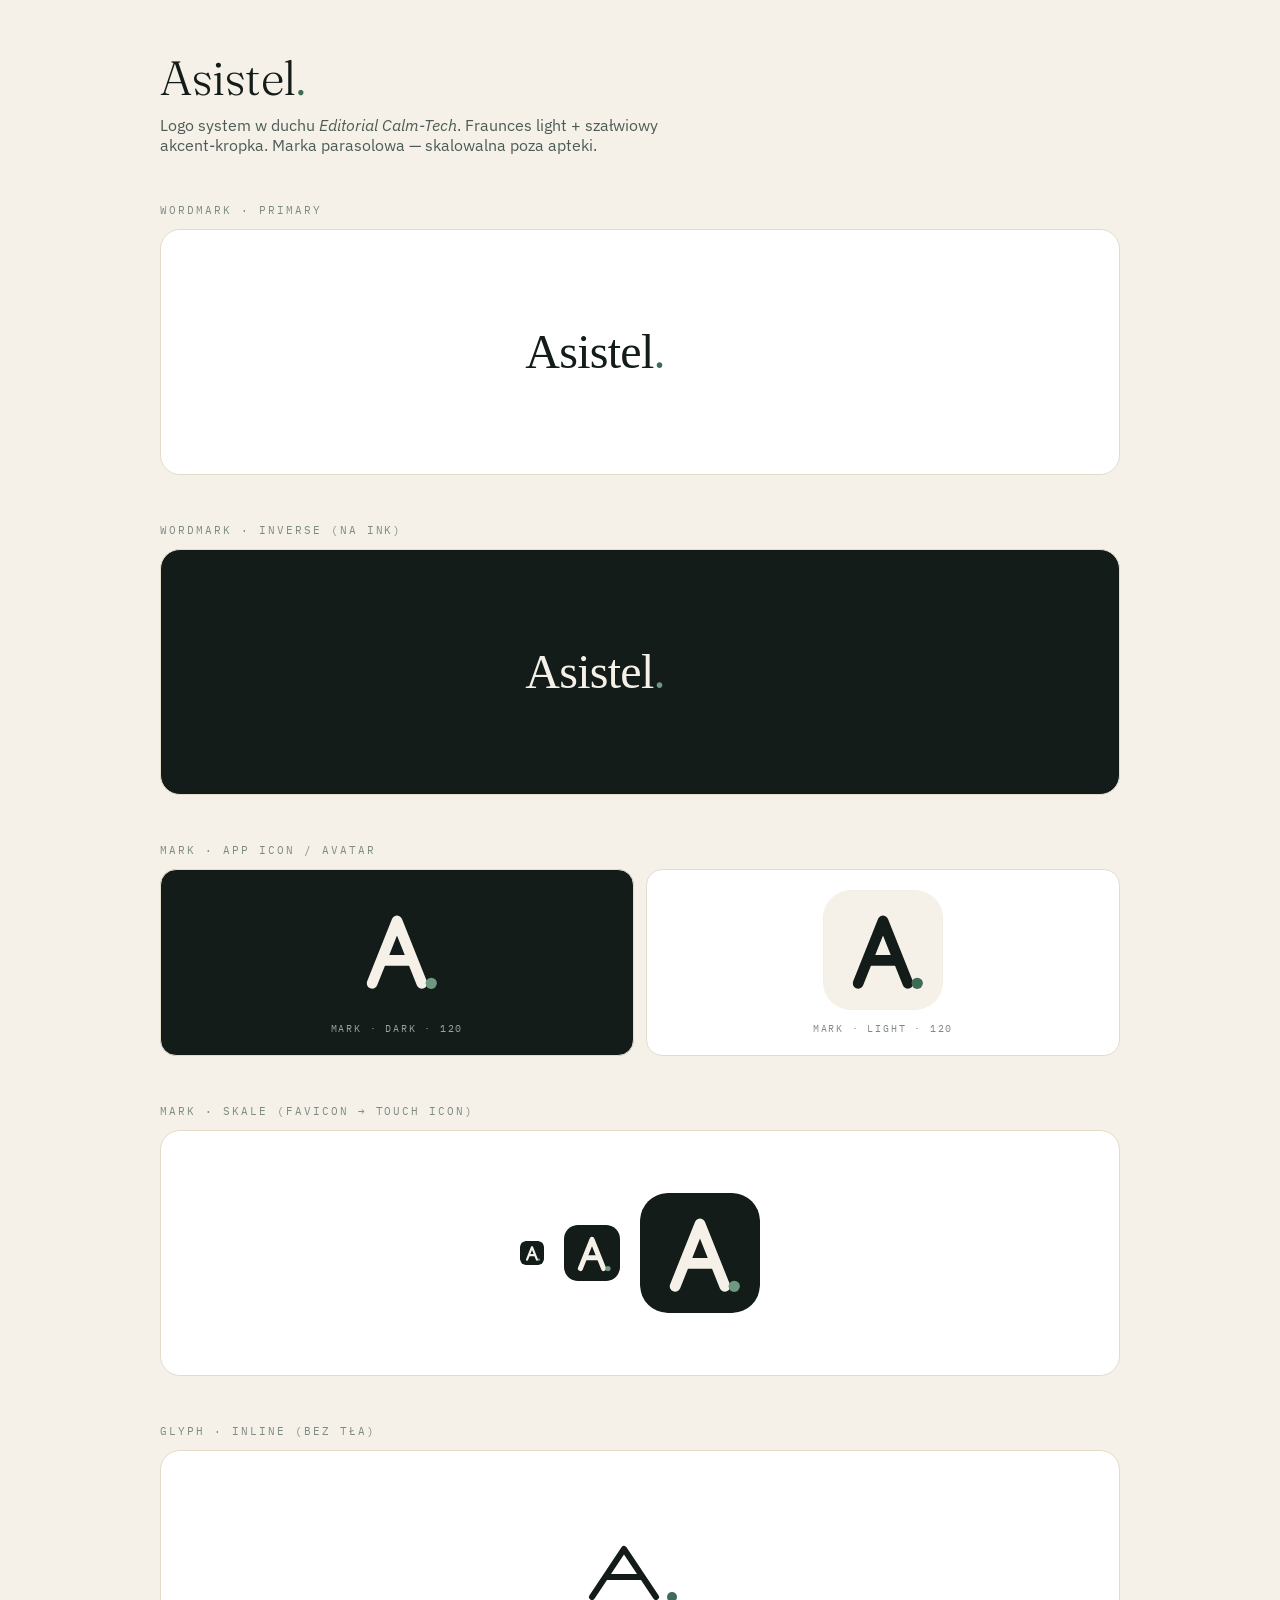
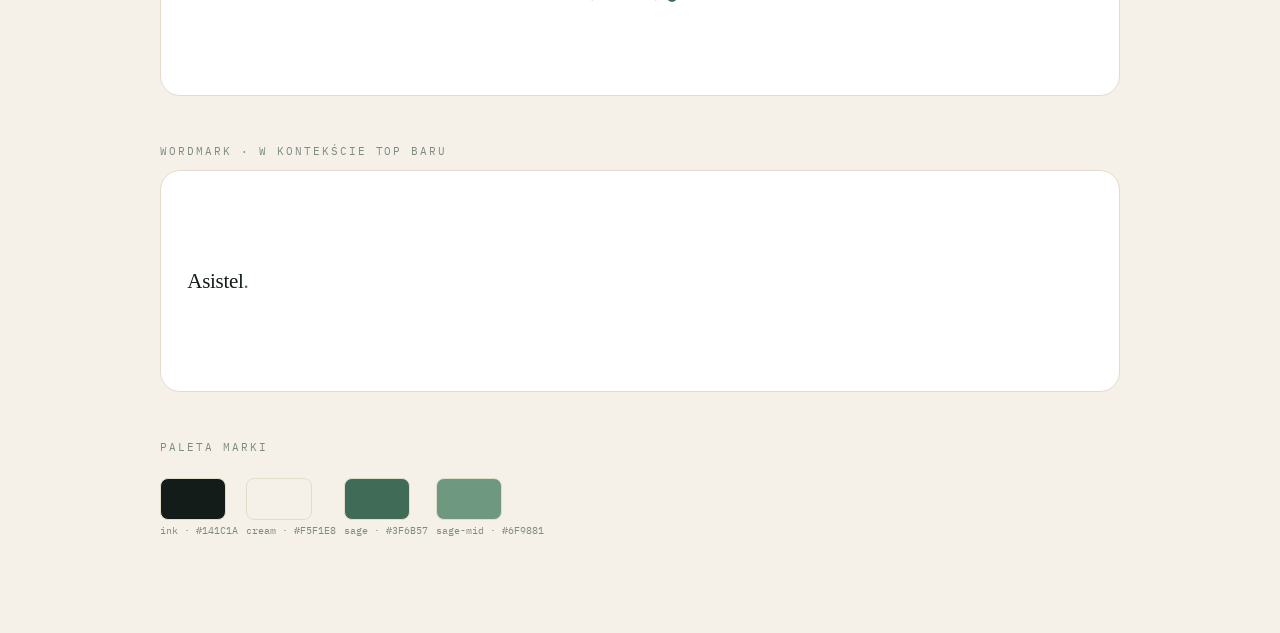
<file: brand/preview.html>
<!doctype html>
<html lang="pl">
<head>
<meta charset="utf-8"/>
<title>Asistel — logo preview</title>
<link rel="preconnect" href="https://fonts.googleapis.com">
<link rel="preconnect" href="https://fonts.gstatic.com" crossorigin>
<link href="https://fonts.googleapis.com/css2?family=Fraunces:opsz,wght@9..144,300;9..144,400&family=IBM+Plex+Mono:wght@400&family=IBM+Plex+Sans:wght@400;500&display=swap" rel="stylesheet">
<style>
  :root{
    --bg:#F5F1E8; --bg-card:#fff; --bg-soft:#EFE9DA;
    --ink:#141C1A; --ink-soft:#4C5C55; --ink-muted:#7E8A84;
    --line:#E4DCCB; --sage:#3F6B57; --sage-mid:#6F9881;
  }
  html,body{margin:0;background:var(--bg);color:var(--ink);font-family:'IBM Plex Sans',ui-sans-serif,system-ui;}
  .wrap{max-width:960px;margin:0 auto;padding:48px 24px 96px;}
  h1{font-family:'Fraunces',serif;font-weight:300;font-size:48px;margin:0 0 8px;letter-spacing:-.01em;}
  h1 .dot{color:var(--sage);}
  .lead{color:var(--ink-soft);max-width:520px;margin:0 0 40px;}
  .meta{font-family:'IBM Plex Mono',monospace;font-size:11px;letter-spacing:.18em;text-transform:uppercase;color:var(--ink-muted);margin:48px 0 12px;}
  .card{background:var(--bg-card);border:1px solid var(--line);border-radius:20px;padding:32px;display:flex;align-items:center;justify-content:center;min-height:180px;}
  .card.dark{background:var(--ink);}
  .grid{display:grid;grid-template-columns:1fr 1fr;gap:12px;}
  .grid-3{display:grid;grid-template-columns:repeat(3,1fr);gap:12px;}
  .tile{background:var(--bg-card);border:1px solid var(--line);border-radius:16px;padding:20px;display:flex;flex-direction:column;align-items:center;gap:12px;}
  .tile.dark{background:var(--ink);}
  .tile .cap{font-family:'IBM Plex Mono',monospace;font-size:10px;letter-spacing:.18em;text-transform:uppercase;color:var(--ink-muted);}
  .tile.dark .cap{color:#9aa3a0;}
  img.wm{height:64px;}
  img.wm-sm{height:28px;}
  img.mark{width:120px;height:120px;border-radius:28px;}
  img.mark-sm{width:56px;height:56px;border-radius:14px;}
  img.mark-xs{width:24px;height:24px;border-radius:6px;}
  .favicon-row{display:flex;align-items:center;gap:20px;}
  .color-row{display:flex;gap:8px;margin-top:24px;flex-wrap:wrap;}
  .swatch{display:flex;flex-direction:column;gap:4px;font-family:'IBM Plex Mono',monospace;font-size:10px;color:var(--ink-muted);}
  .swatch .chip{width:64px;height:40px;border-radius:8px;border:1px solid var(--line);}
</style>
</head>
<body>
<div class="wrap">
  <h1>Asistel<span class="dot">.</span></h1>
  <p class="lead">Logo system w duchu <em>Editorial Calm-Tech</em>. Fraunces light + szałwiowy akcent-kropka. Marka parasolowa — skalowalna poza apteki.</p>

  <div class="meta">Wordmark · primary</div>
  <div class="card"><img class="wm" src="./asistel-wordmark.svg" alt="Asistel wordmark"/></div>

  <div class="meta">Wordmark · inverse (na ink)</div>
  <div class="card dark"><img class="wm" src="./asistel-wordmark-inverse.svg" alt="Asistel wordmark inverse"/></div>

  <div class="meta">Mark · app icon / avatar</div>
  <div class="grid">
    <div class="tile dark">
      <img class="mark" src="./asistel-mark.svg" alt="Asistel mark"/>
      <span class="cap">mark · dark · 120</span>
    </div>
    <div class="tile">
      <img class="mark" src="./asistel-mark-light.svg" alt="Asistel mark light"/>
      <span class="cap">mark · light · 120</span>
    </div>
  </div>

  <div class="meta">Mark · skale (favicon → touch icon)</div>
  <div class="card">
    <div class="favicon-row">
      <img class="mark-xs" src="./asistel-mark.svg" alt="16-ish"/>
      <img class="mark-sm" src="./asistel-mark.svg" alt="56"/>
      <img class="mark" src="./asistel-mark.svg" alt="120"/>
    </div>
  </div>

  <div class="meta">Glyph · inline (bez tła)</div>
  <div class="card"><img class="wm" src="./asistel-glyph.svg" alt="A. glyph"/></div>

  <div class="meta">Wordmark · w kontekście top baru</div>
  <div class="card" style="justify-content:flex-start;padding:20px 24px;">
    <img class="wm-sm" src="./asistel-wordmark.svg" alt="Asistel small"/>
  </div>

  <div class="meta">Paleta marki</div>
  <div class="color-row">
    <div class="swatch"><div class="chip" style="background:#141C1A"></div>ink · #141C1A</div>
    <div class="swatch"><div class="chip" style="background:#F5F1E8"></div>cream · #F5F1E8</div>
    <div class="swatch"><div class="chip" style="background:#3F6B57"></div>sage · #3F6B57</div>
    <div class="swatch"><div class="chip" style="background:#6F9881"></div>sage-mid · #6F9881</div>
  </div>
</div>
</body>
</html>
</file>
